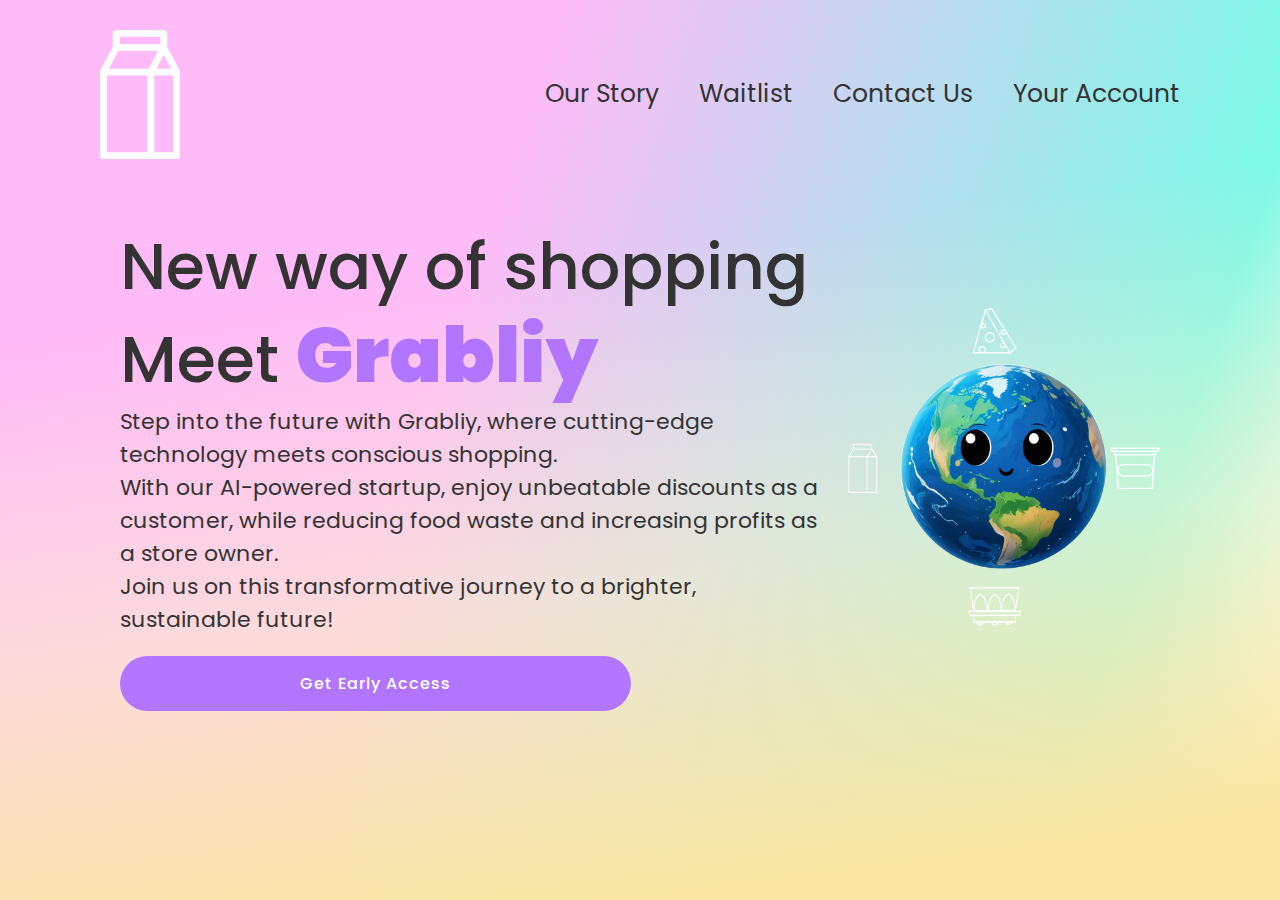
<file: index.html>
<html lang="en">
<head>
    <!-- Google tag (gtag.js) -->
    <script async src="https://www.googletagmanager.com/gtag/js?id=G-8VG0LVD9ZP"></script>
    <script>
      window.dataLayer = window.dataLayer || [];
      function gtag(){dataLayer.push(arguments);}
      gtag('js', new Date());
      gtag('config', 'G-8VG0LVD9ZP');
    </script>
    <meta charset="UTF-8">
    <meta name="viewport" content="width=device-width, initial-scale=1.0">
    <meta http-equiv="X-UA-Compatible" content="IE=edge">
    <title>Grabliy</title>
    <link rel="stylesheet" href="style.css">
    <link rel="apple-touch-icon" sizes="180x180" href="/apple-touch-icon.png">
    <link rel="icon" type="image/png" sizes="32x32" href="/favicon-32x32.png">  
    <link rel="icon" type="image/png" sizes="16x16" href="/favicon-16x16.png">
    <link rel="manifest" href="/site.webmanifest">
    <link rel="mask-icon" href="/safari-pinned-tab.svg" color="#5bbad5">
    <meta name="msapplication-TileColor" content="#da532c">
    <meta name="theme-color" content="#ffffff">
    <style>
        body {
            overflow-x: hidden;
        }

        .content {
            margin-top: 3%;
            padding-top: 100px;
            display: flex;
            justify-content: space-between;
            align-items: center;
            position: relative;
            flex-wrap: wrap;
            padding: 20px;
        }

        /* Container for Earth and Orbit */
        .earth-orbit-container {
            position: relative;
            width: 30%;
            height: auto;
            display: flex;
            justify-content: center;
            align-items: center;
            
        }

        /* Earth Image */
        #earth {
            width: 100%;
            height: auto;
            z-index: 1;
        }

        /* Orbiting Item Image */
        .orbit-container {
            position: absolute;
            width: 100%;
            height: auto;
            animation: rotateOrbit 10s linear infinite;
            z-index: 2;
        }

        .orbit-container img {
            width: 100%;
            height: auto;
        }

        /* Rotate Animation */
        @keyframes rotateOrbit {
            from {
                transform: rotate(0deg);
            }
            to {
                transform: rotate(360deg);
            }
        }

        /* Responsive Design */
        @media (max-width: 1024px) {
            .content {
                flex-direction: column;
                align-items: center;
                padding-top: 55px;
            }

            .earth-orbit-container {
                width: 35%;
                margin-top: 20px;
            }
        }

        @media (max-width: 768px) {
            .content {
                flex-direction: column;
                align-items: center;
                padding-top: 55px;
            }
            .earth-orbit-container {
                width: 40%;
                margin-top: 20px;
            }
            .orbit-container {
                display: none;
            }
        }

        @media (max-width: 480px) {
            .content {
                flex-direction: column;
                align-items: center;
                padding-top: 55px;
            }
            .earth-orbit-container {
                width: 50%;
                margin-top: 20px;
            }
            /* Hide orbit image on mobile screens */
            .orbit-container {
                display: none;
            }
        }
    </style>
</head>
<body>

    <section>
        <header>
            <a href="index.html"><img src="logo.png" class="logo"></a>
            <div class="toggle" onclick="toggleMenu();"></div>
            <ul class="navigation">
                <li><a href="Our Story.html">Our Story</a></li>
                <li><a href="Waitlist.html">Waitlist</a></li> 
                <li><a href="Contact Us.html">Contact Us</a></li>
                <li><a href="VendorLogIn/login.html">Your Account</a></li>
            </ul>
        </header>

        <div class="content">
            <div class="textBox">
                <h2>New way of shopping <br> Meet <span>Grabliy</span></h2>
                <p>Step into the future with Grabliy, where cutting-edge technology meets conscious shopping.<br> 
                With our AI-powered startup, enjoy unbeatable discounts as a customer, while reducing food waste and 
                increasing profits as a store owner.<br> Join us on this transformative journey to a brighter, sustainable future!</p>
                <a href="Waitlist.html">Get Early Access</a>
            </div>

            <!-- Container for Earth and Orbit -->
            <div class="earth-orbit-container">
                <img id="earth" src="earth.png" alt="earth-pic">
                <div class="orbit-container">
                    <img src="orbit.png" alt="orbit-img">
                </div>
            </div>
        </div> 
    </section>

    <script type="text/javascript">    
        function toggleMenu(){
            var menuToggle = document.querySelector('.toggle')
            var navigation = document.querySelector('.navigation')
            menuToggle.classList.toggle('active')
            navigation.classList.toggle('active')
        }
    </script>

</body>
</html>
</file>
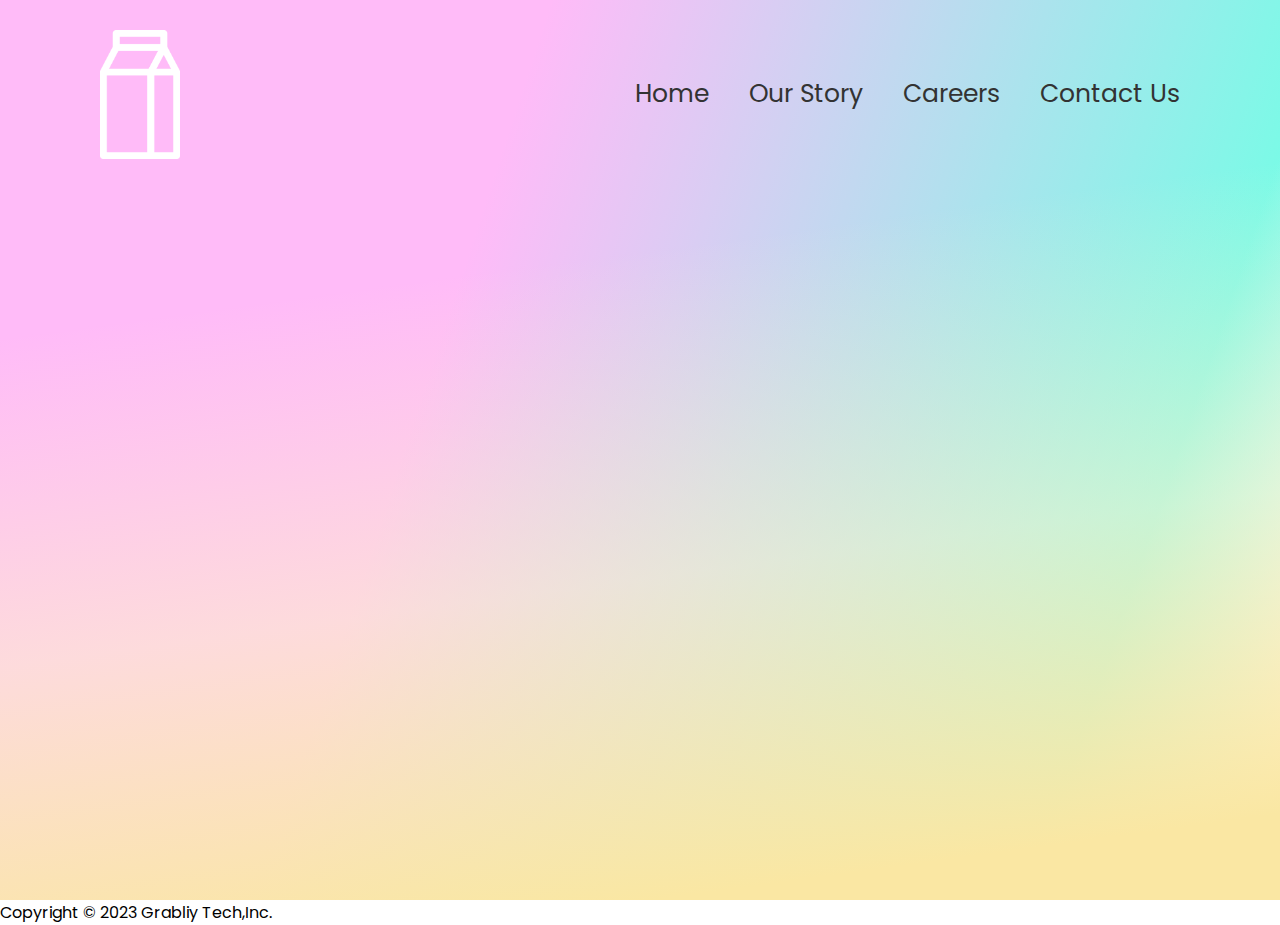
<file: Careers.html>
<html lang="en">
<head>
    <meta charset="UTF-8">
    <meta name="viewport" content="width=device-width, initial-scale=1.0">
    <meta http-equiv="X-UA-Compatible" content="IE=edge">
    <meta name="viewport" content="width=device-width, initial-scale=1.0">
    <title>Grabliy</title>
    <link rel="stylesheet" href="style.css">
    <link rel="apple-touch-icon" sizes="180x180" href="/apple-touch-icon.png">
    <link rel="icon" type="image/png" sizes="32x32" href="/favicon-32x32.png">
    <link rel="icon" type="image/png" sizes="16x16" href="/favicon-16x16.png">
    <link rel="manifest" href="/site.webmanifest">
    <link rel="mask-icon" href="/safari-pinned-tab.svg" color="#5bbad5">
    <meta name="msapplication-TileColor" content="#da532c">
    <meta name="theme-color" content="#ffffff">
    <meta name="viewport" content="width=device-width, initial-scale=1.0,  maximum-scale=1.0, user-scalable=no" />
</head>
<body>
    <section>
        <header>
        <a href="index.html"><img src="logo.png" class="logo"></a>
        <div class="toggle" onclick="toggleMenu();"></div>
        <ul class="navigation">
            <li><a href="index.html">Home</a></li>
            <li><a href="Our Story.html">Our Story</a></li>
            <li><a href="Careers.html">Careers</a></li>
            <!-- <li><a href="Redeem.html">Redeem</a></li> -->
            <li><a href="Contact Us.html">Contact Us</a></li>
        </ul>
        </header>
  

  </div>
 

 </section>
<footer>
    <p>Copyright © 2023 Grabliy Tech,Inc.<br>
    </p>
  </footer>
  
 <script type="text/javascript"> 
    function imgSlider(anything){
        document.querySelector('.starbucks').src = anything;
    }  
    function toggleMenu(){
        var menuToggle = document.querySelector('.toggle')
        var navigation = document.querySelector('.navigation')
        menuToggle.classList.toggle('active')
        navigation.classList.toggle('active')
    
    }
</script>
</body>
</html>
</file>
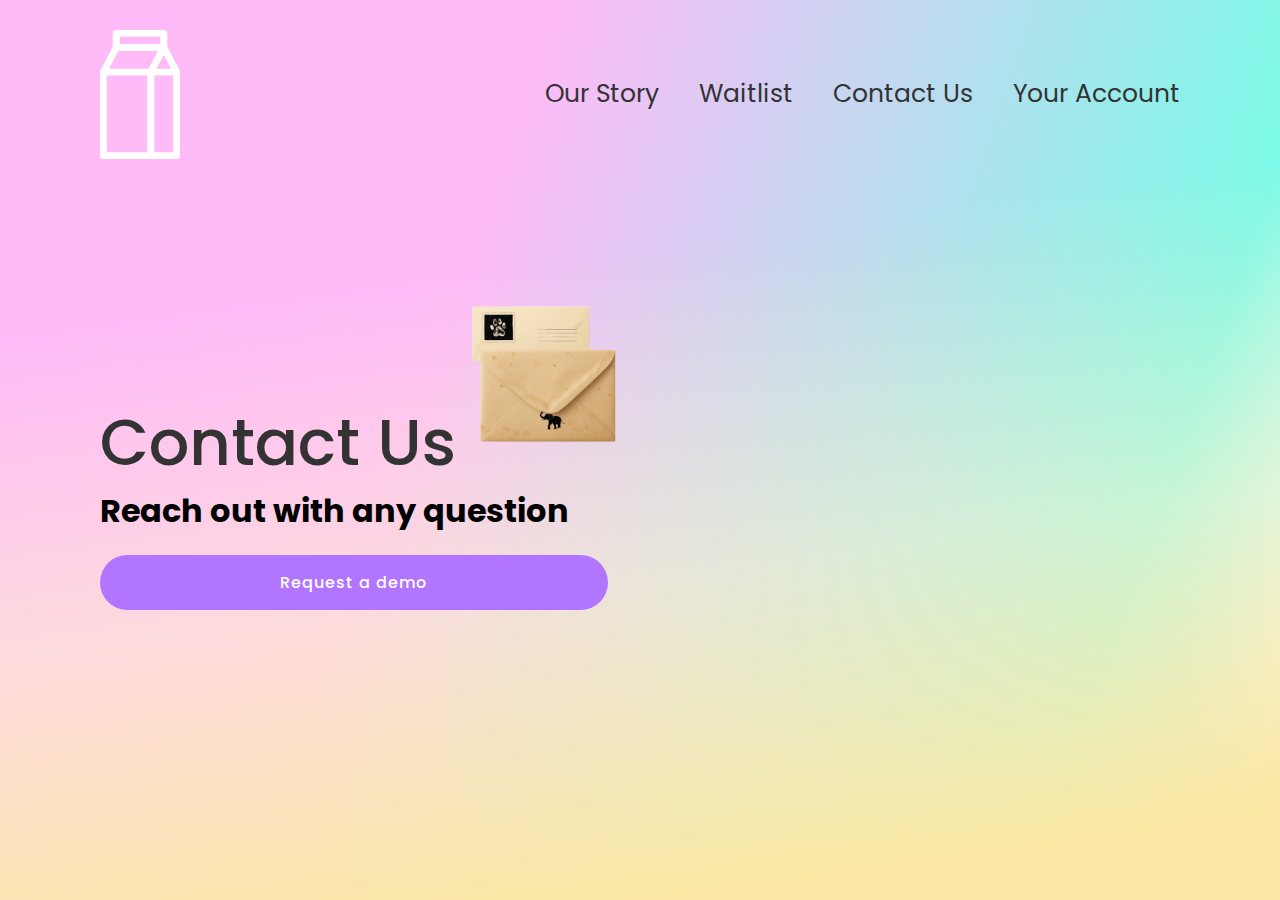
<file: Contact Us.html>
<html lang="en">
<head>
      <!-- Google tag (gtag.js) -->
<script async src="https://www.googletagmanager.com/gtag/js?id=G-8VG0LVD9ZP"></script>
<script>
  window.dataLayer = window.dataLayer || [];
  function gtag(){dataLayer.push(arguments);}
  gtag('js', new Date());

  gtag('config', 'G-8VG0LVD9ZP');
</script>
    <meta charset="UTF-8">
    <meta name="viewport" content="width=device-width, initial-scale=1.0">
    <meta http-equiv="X-UA-Compatible" content="IE=edge">
    <meta name="viewport" content="width=device-width, initial-scale=1.0">
    <title>Grabliy</title>
    <link rel="stylesheet" href="style.css">
    <link rel="apple-touch-icon" sizes="180x180" href="/apple-touch-icon.png">
    <link rel="icon" type="image/png" sizes="32x32" href="/favicon-32x32.png">
    <link rel="icon" type="image/png" sizes="16x16" href="/favicon-16x16.png">
    <link rel="manifest" href="/site.webmanifest">
    <link rel="mask-icon" href="/safari-pinned-tab.svg" color="#5bbad5">
    <meta name="msapplication-TileColor" content="#da532c">
    <meta name="theme-color" content="#ffffff">
    <meta name="viewport" content="width=device-width, initial-scale=1.0,  maximum-scale=1.0, user-scalable=no" />
    <style>
        #letter{
            width: 25%;
        }
    </style>
</head>
  
<body>
    <section>
        <header>
        <a href="index.html"><img src="logo.png" class="logo"></a>
        <div class="toggle" onclick="toggleMenu();"></div>
        <ul class="navigation">
              <!-- <li><a href="index.html">Home</a></li> -->
            <li><a href="Our Story.html">Our Story</a></li>
             <li><a href="Waitlist.html">Waitlist</a></li> 
            <!-- <li><a href="Redeem.html">Redeem</a></li> -->
            <li><a href="Contact Us.html">Contact Us</a></li>
            <li><a href="VendorLogIn/login.html">Your Account</a></li>
        </ul>
        </header>
  
        <div class="content">
            <div class="textBox">
                <h2>Contact Us<img id="letter" src="letter.png" alt="letter"></h2>
        
                <h1>Reach out with any question</h1>
        
                <!-- Use mailto to link to your Gmail -->
                <a id="demo" href="mailto:tomer.biton98@gmail.com">Request a demo</a>
            </div>
        </div>
 

 </section>

  
 <script type="text/javascript"> 
    function imgSlider(anything){
        document.querySelector('.info').src = anything;
    }  
    function toggleMenu(){
        var menuToggle = document.querySelector('.toggle')
        var navigation = document.querySelector('.navigation')
        menuToggle.classList.toggle('active')
        navigation.classList.toggle('active')
    
    }
</script>
</body>
</html>
</file>
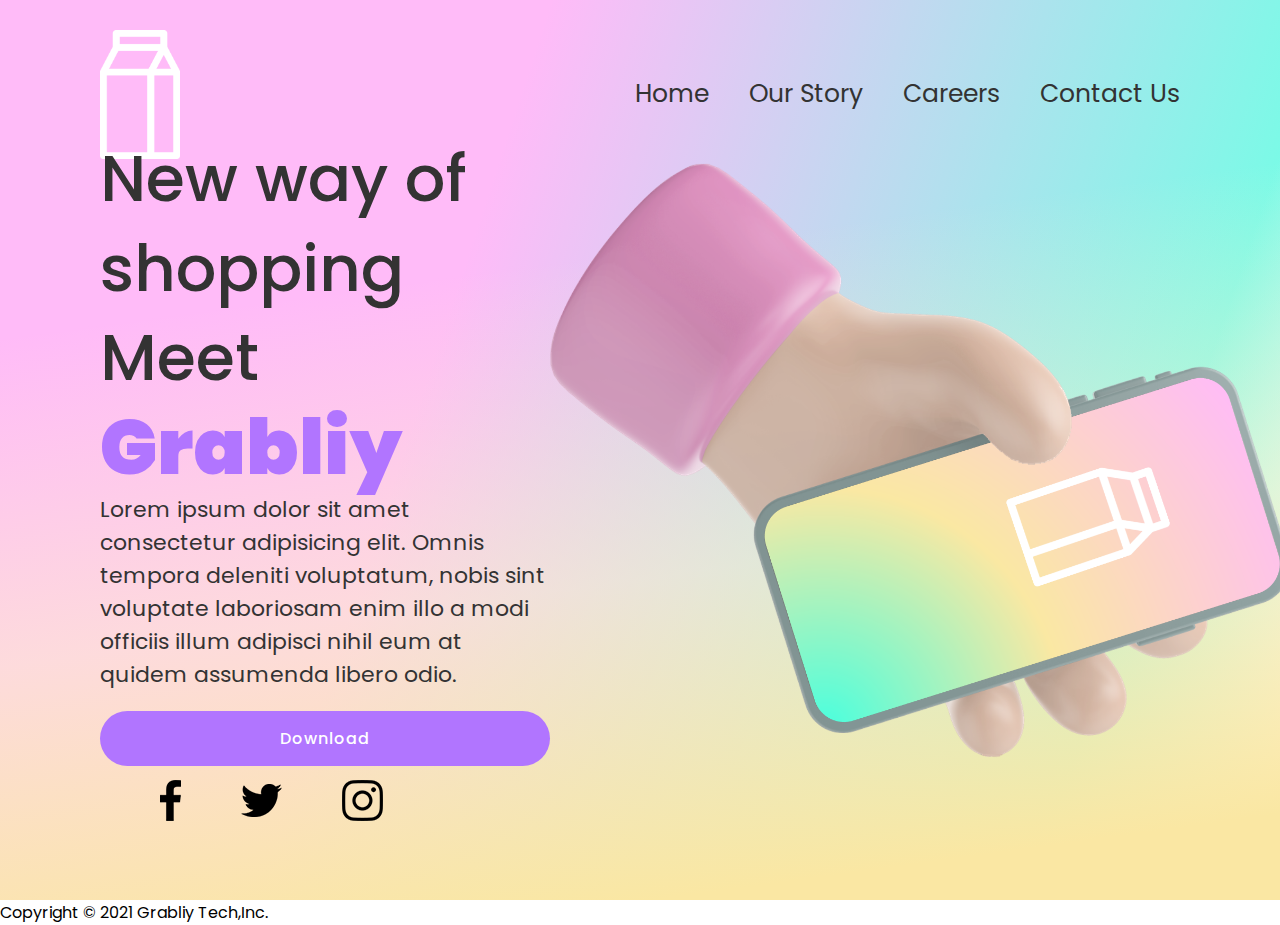
<file: grabliy.html>
<html lang="en">
<head>
    <meta charset="UTF-8">
    <meta name="viewport" content="width=device-width, initial-scale=1.0">
    <meta http-equiv="X-UA-Compatible" content="IE=edge">
    <meta name="viewport" content="width=device-width, initial-scale=1.0">
    <title>Grabliy</title>
    <link rel="stylesheet" href="style.css">
    <link rel="apple-touch-icon" sizes="180x180" href="/apple-touch-icon.png">
    <link rel="icon" type="image/png" sizes="32x32" href="/favicon-32x32.png">
    <link rel="icon" type="image/png" sizes="16x16" href="/favicon-16x16.png">
    <link rel="manifest" href="/site.webmanifest">
    <link rel="mask-icon" href="/safari-pinned-tab.svg" color="#5bbad5">
    <meta name="msapplication-TileColor" content="#da532c">
    <meta name="theme-color" content="#ffffff">
</head>

<body>

    <section>

        <header>
        <a href="index.html"><img src="logo.png" class="logo"></a>
        <div class="toggle" onclick="toggleMenu();"></div>
        <ul class="navigation">
            <li><a href="index.html">Home</a></li>
            <li><a href="Our Story.html">Our Story</a></li>
            <li><a href="Careers.html">Careers</a></li>
            <li><a href="Contact Us.html">Contact Us</a></li>
        </ul>
        </header>

        <div class="content">
            <div class="textBox">
                <h2>New way of shopping <br> Meet <span>Grabliy</span></h2>
                <p>Lorem ipsum dolor sit amet consectetur adipisicing elit. Omnis tempora deleniti voluptatum, nobis sint voluptate laboriosam enim illo a modi officiis illum adipisci nihil eum at quidem assumenda libero odio.</p>
                <a href="#">Download</a>
                
            </div><ul class="sci">
                <li><a href="#"><img src="facebook.png" ></a></li>
                <li><a href="#"><img src="twitter.png" ></a></li>
                <li><a href="#"><img src="instagram.png" ></a></li>
            </ul>
        <div class="imgBox">
        <img src="img1.png" class="info"> 
        </div>
        </div>
        </ul>

 </section>
<footer>
    <p>Copyright © 2021 Grabliy Tech,Inc.<br>
    </p>
  </footer>
  
 <script type="text/javascript"> 
    function imgSlider(anything){
        document.querySelector('.info').src = anything;
    }  
    function toggleMenu(){
        var menuToggle = document.querySelector('.toggle')
        var navigation = document.querySelector('.navigation')
        menuToggle.classList.toggle('active')
        navigation.classList.toggle('active')
    
    }
</script>

</body>
</html>
</file>
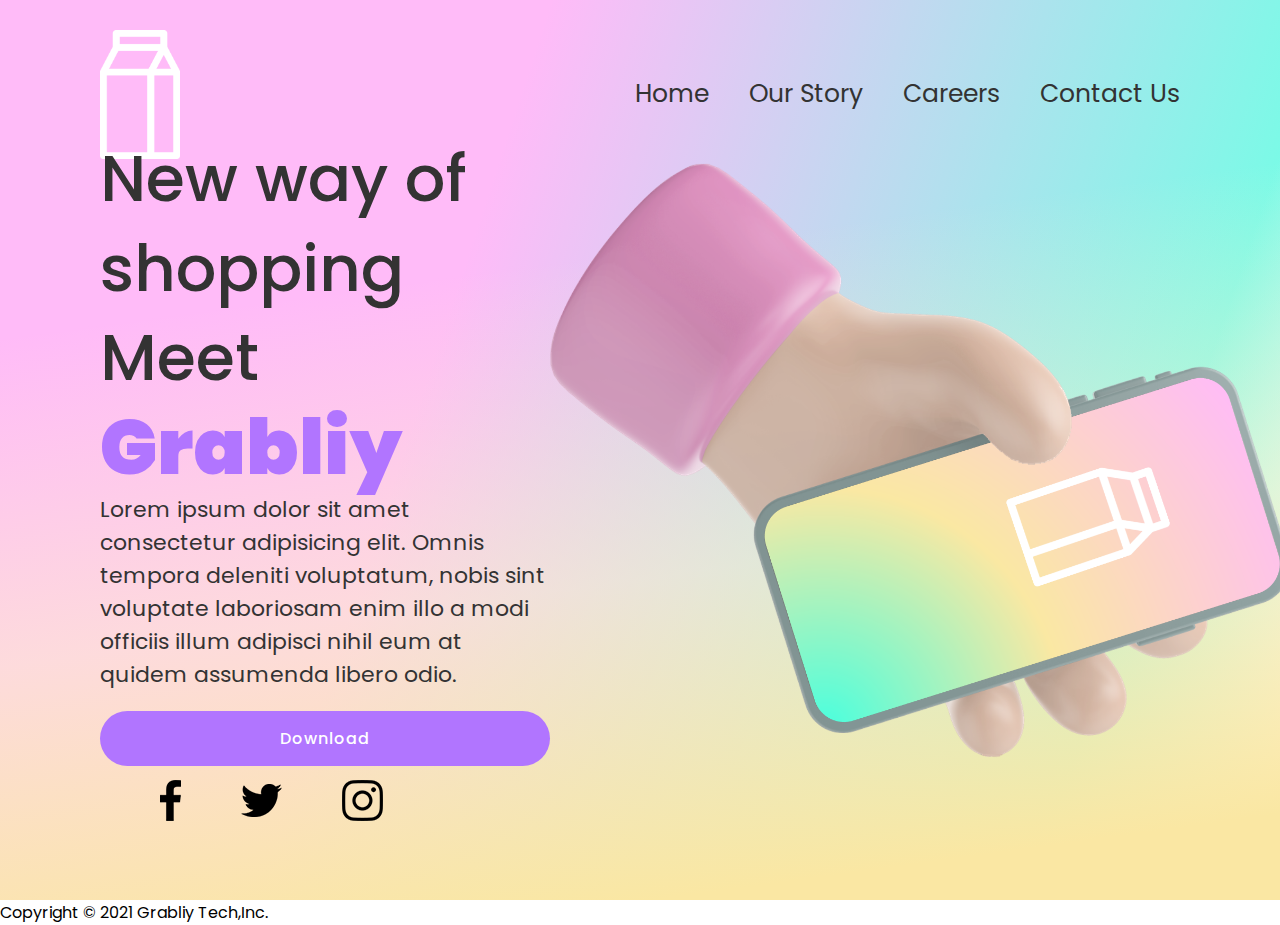
<file: Grabliy.html>
<html lang="en">
<head>
    <meta charset="UTF-8">
    <meta name="viewport" content="width=device-width, initial-scale=1.0">
    <meta http-equiv="X-UA-Compatible" content="IE=edge">
    <meta name="viewport" content="width=device-width, initial-scale=1.0">
    <title>Grabliy</title>
    <link rel="stylesheet" href="style.css">
    <link rel="apple-touch-icon" sizes="180x180" href="/apple-touch-icon.png">
    <link rel="icon" type="image/png" sizes="32x32" href="/favicon-32x32.png">  
    <link rel="icon" type="image/png" sizes="16x16" href="/favicon-16x16.png">
    <link rel="manifest" href="/site.webmanifest">
    <link rel="mask-icon" href="/safari-pinned-tab.svg" color="#5bbad5">
    <meta name="msapplication-TileColor" content="#da532c">
    <meta name="theme-color" content="#ffffff">
    <meta name="viewport" content="width=device-width, initial-scale=1.0, maximum-scale=1.0, user-scalable=no" />
</head>

<body>

    <section>

        <header>
            
        <a href="Grabliy.html"><img src="logo.png" class="logo"></a>
        <div class="toggle" onclick="toggleMenu();"></div>
        <ul class="navigation">
            <li><a href="Grabliy.html">Home</a></li>
            <li><a href="Our Story.html">Our Story</a></li>
            <li><a href="Careers.html">Careers</a></li>
            <li><a href="Contact Us.html">Contact Us</a></li>
        </ul>
        </header>

        <div class="content">
            <div class="textBox">
                <h2>New way of shopping <br> Meet <span>Grabliy</span></h2>
                <p>Lorem ipsum dolor sit amet consectetur adipisicing elit. Omnis tempora deleniti voluptatum, nobis sint voluptate laboriosam enim illo a modi officiis illum adipisci nihil eum at quidem assumenda libero odio.</p>
                <a href="#">Download</a>
                
            </div><ul class="sci">
                <li><a href="#"><img src="facebook.png" ></a></li>
                <li><a href="#"><img src="twitter.png" ></a></li>
                <li><a href="#"><img src="instagram.png" ></a></li>
            </ul>
        <div class="imgBox">
        <img src="img1.png" class="info"> 
        </div>
        </div>
        </ul>

 </section>
<footer>
    <p>Copyright © 2021 Grabliy Tech,Inc.<br>
    </p>
  </footer>
  
 <script type="text/javascript"> 
    function imgSlider(anything){
        document.querySelector('.info').src = anything;
    }  
    function toggleMenu(){
        var menuToggle = document.querySelector('.toggle')
        var navigation = document.querySelector('.navigation')
        menuToggle.classList.toggle('active')
        navigation.classList.toggle('active')
    
    }
</script>

</body>
</html>
</file>
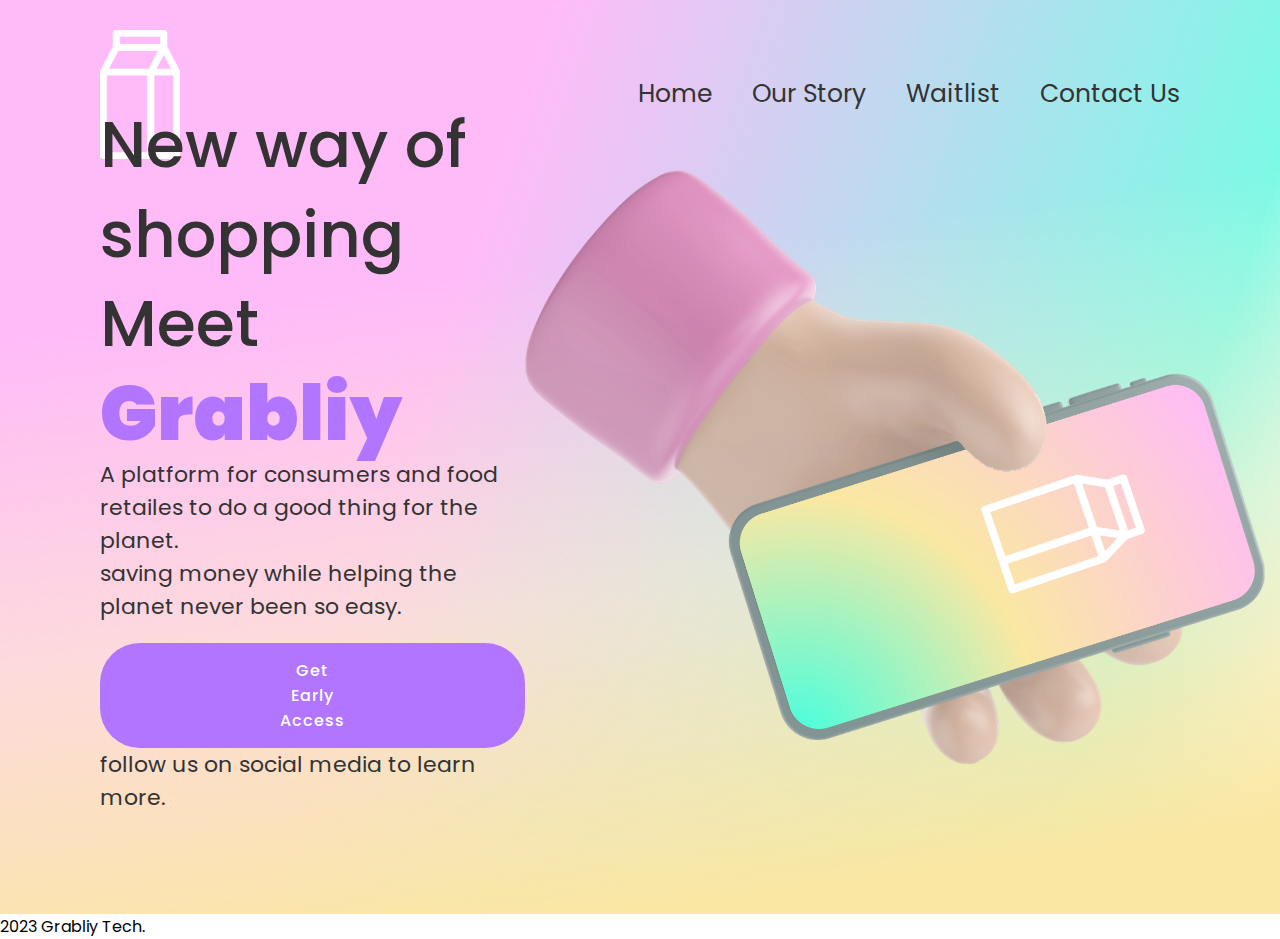
<file: Home.html>
<html lang="en">
<head>
    <meta charset="UTF-8">
    <meta name="viewport" content="width=device-width, initial-scale=1.0">
    <meta http-equiv="X-UA-Compatible" content="IE=edge">
    <meta name="viewport" content="width=device-width, initial-scale=1.0">
    <title>Grabliy</title>
    <link rel="stylesheet" href="style.css">
    <link rel="apple-touch-icon" sizes="180x180" href="/apple-touch-icon.png">
    <link rel="icon" type="image/png" sizes="32x32" href="/favicon-32x32.png">  
    <link rel="icon" type="image/png" sizes="16x16" href="/favicon-16x16.png">
    <link rel="manifest" href="/site.webmanifest">
    <link rel="mask-icon" href="/safari-pinned-tab.svg" color="#5bbad5">
    <meta name="msapplication-TileColor" content="#da532c">
    <meta name="theme-color" content="#ffffff">
    <meta name="viewport" content="width=device-width, initial-scale=1.0, maximum-scale=1.0, user-scalable=no" />
</head>

<body>

    <section>

        <header>
            
        <a href="Home.html"><img src="logo.png" class="logo"></a>
        <div class="toggle" onclick="toggleMenu();"></div>
        <ul class="navigation">
           <li><a href="Home.html">Home</a></li>
            <li><a href="Our Story.html">Our Story</a></li>
            <li><a href="Waitlist.html">Waitlist</a></li> 
            <!-- <li><a href="Redeem.html">Redeem</a></li> -->
            <li><a href="Contact Us.html">Contact Us</a></li>
        </ul>
        </header>

        <div class="content">
            <div class="textBox">
                <h2>New way of shopping <br> Meet <span>Grabliy</span></h2>
                <p>A platform for consumers and food retailes to do a good thing for the planet. <br>
                    saving money while helping the planet never been so easy.</p>
                <a href="Waitlist.html">Get Early Access</a>
                
                
                    <p>follow us on social media to learn more.</p>
            </div><ul class="sci">
                <!--<li><a href="#"><img src="facebook.png" ></a></li>
                <li><a href="#"><img src="twitter.png" ></a></li>
                <li><a href="https://www.instagram.com/official_grabliy/"><img src="instagram.png" ></a></li>-->
            </ul>
        <div class="imgBox">
        <img src="img1.png" class="info"> 
        </div>
        </div>
        </ul>

 </section>
<footer>
    <p>2023 Grabliy Tech.<br>
    </p>
  </footer>
  
 <script type="text/javascript"> 
    function imgSlider(anything){
        document.querySelector('.info').src = anything;
    }  
    function toggleMenu(){
        var menuToggle = document.querySelector('.toggle')
        var navigation = document.querySelector('.navigation')
        menuToggle.classList.toggle('active')
        navigation.classList.toggle('active')
    
    }
</script>

</body>
</html>
</file>
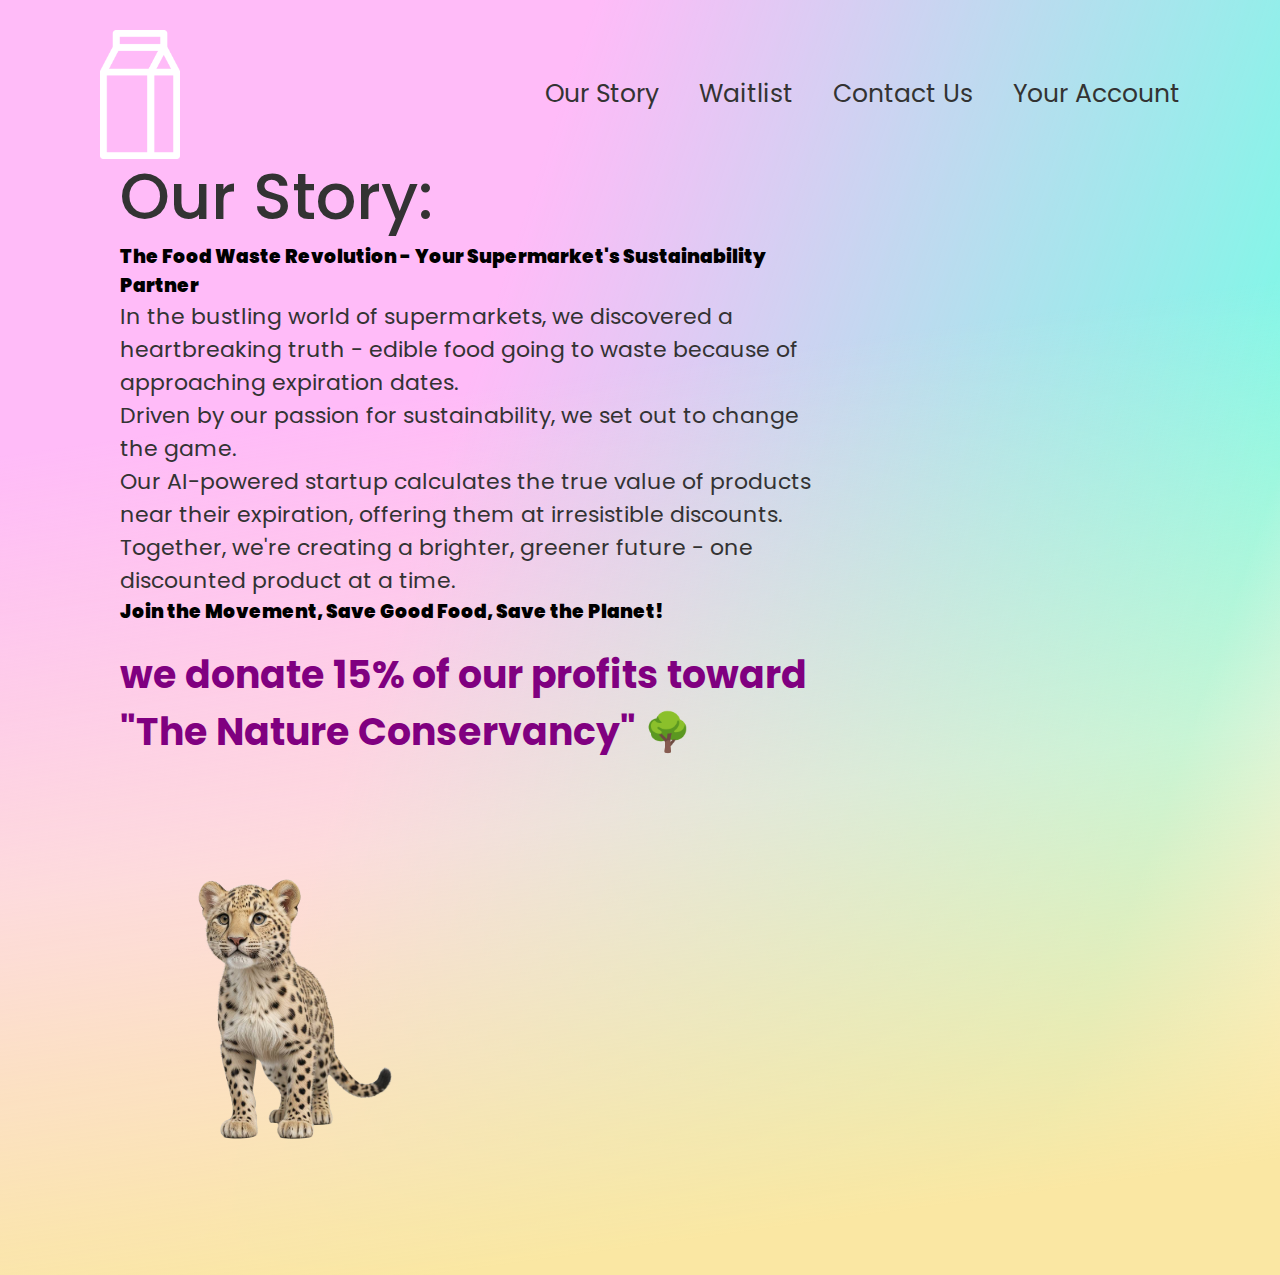
<file: Our Story.html>
<html lang="en">
<head>
      <!-- Google tag (gtag.js) -->
<script async src="https://www.googletagmanager.com/gtag/js?id=G-8VG0LVD9ZP"></script>
<script>
  window.dataLayer = window.dataLayer || [];
  function gtag(){dataLayer.push(arguments);}
  gtag('js', new Date());

  gtag('config', 'G-8VG0LVD9ZP');
</script>
    <meta charset="UTF-8">
    <meta name="viewport" content="width=device-width, initial-scale=1.0">
    <meta http-equiv="X-UA-Compatible" content="IE=edge">
    <meta name="viewport" content="width=device-width, initial-scale=1.0">
    <title>Grabliy</title>
    <link rel="stylesheet" href="style.css">
    <link rel="apple-touch-icon" sizes="180x180" href="/apple-touch-icon.png">
    <link rel="icon" type="image/png" sizes="32x32" href="/favicon-32x32.png">
    <link rel="icon" type="image/png" sizes="16x16" href="/favicon-16x16.png">
    <link rel="manifest" href="/site.webmanifest">
    <link rel="mask-icon" href="/safari-pinned-tab.svg" color="#5bbad5">
    <meta name="msapplication-TileColor" content="#da532c">
    <meta name="theme-color" content="#ffffff">
    <meta name="viewport" content="width=device-width, initial-scale=1.0,  maximum-scale=1.0, user-scalable=no" />
     <style>
        /* Styles for header, navigation, and other elements... */

        .content {
            padding-top: 50px; /* Add padding to the top of the content */
            margin-top: 3%;
            padding-top: 100px;
            display: flex;
            justify-content: space-between;
            align-items: center;
            position: relative;
            flex-wrap: wrap;
            padding: 20px;
       
        }

        #leopard {
            width: 28%;
            z-index: 1;
            margin-top: 10%;
            margin-right: 10%;
        }

        #code {
            font-size: 4.2vh; 
            text-align: left;
            margin-top: 20px;
            color:  purple;
            font-weight: bold;
        }

        @media (max-width: 1024px) {
            .content {
                flex-direction: column;
                align-items: center;
                padding-top: 55px;
            }
            #leopard{
                width: 28%;
            }
            
        }

        @media (max-width: 768px) {
            .content {
                flex-direction: column;
                align-items: center;
                padding-top: 55px;
            }
            #leopard{
                display: none;
            }
        }

        @media (max-width: 480px) {
            .content {
                flex-direction: column;
                align-items: center;
                padding-top: 55px;
            }
            #leopard{
                display: none;
            }
        }
    </style>
</head>
  
<body>
    <section>
        <header>
        <a href="index.html"><img src="logo.png" class="logo"></a>
        <div class="toggle" onclick="toggleMenu();"></div>
        <ul class="navigation">
             <!-- <li><a href="index.html">Home</a></li> -->
            <li><a href="Our Story.html">Our Story</a></li>
             <li><a href="Waitlist.html">Waitlist</a></li> 
            <!-- <li><a href="Redeem.html">Redeem</a></li> -->
            <li><a href="Contact Us.html">Contact Us</a></li>
            <li><a href="VendorLogIn/login.html">Your Account</a></li>
        </ul>
        </header>

    
 <div class="content">
            <div class="textBox">

                    <h2>Our Story:</h2> <h3><strong>The Food Waste Revolution - Your Supermarket's Sustainability Partner</strong></h3>

                    <p>In the bustling world of supermarkets, we discovered a heartbreaking truth - edible food 
                    going to waste because of approaching expiration dates.<br> Driven by our passion for 
                    sustainability, we set out to change the game.<br> Our AI-powered startup calculates the true 
                    value of products near their expiration, offering them at irresistible discounts.<br> Together,
                    we're creating a brighter, greener future - one discounted product at a time.</p>

                    <h3><strong>Join the Movement, Save Good Food, Save the Planet!</strong></h3>
                    <p id="code">we donate 15% of our profits toward <br>"The Nature Conservancy" 🌳</p>
        </div>

        <img id="leopard" src="leopard.png" alt="leopard-pic">

  </div>
  

 </section>

 <script type="text/javascript"> 
    function imgSlider(anything){
        document.querySelector('.info').src = anything;
    }  
    function toggleMenu(){
        var menuToggle = document.querySelector('.toggle')
        var navigation = document.querySelector('.navigation')
        menuToggle.classList.toggle('active')
        navigation.classList.toggle('active')
    
    }
</script>
</body>
</html>
</file>
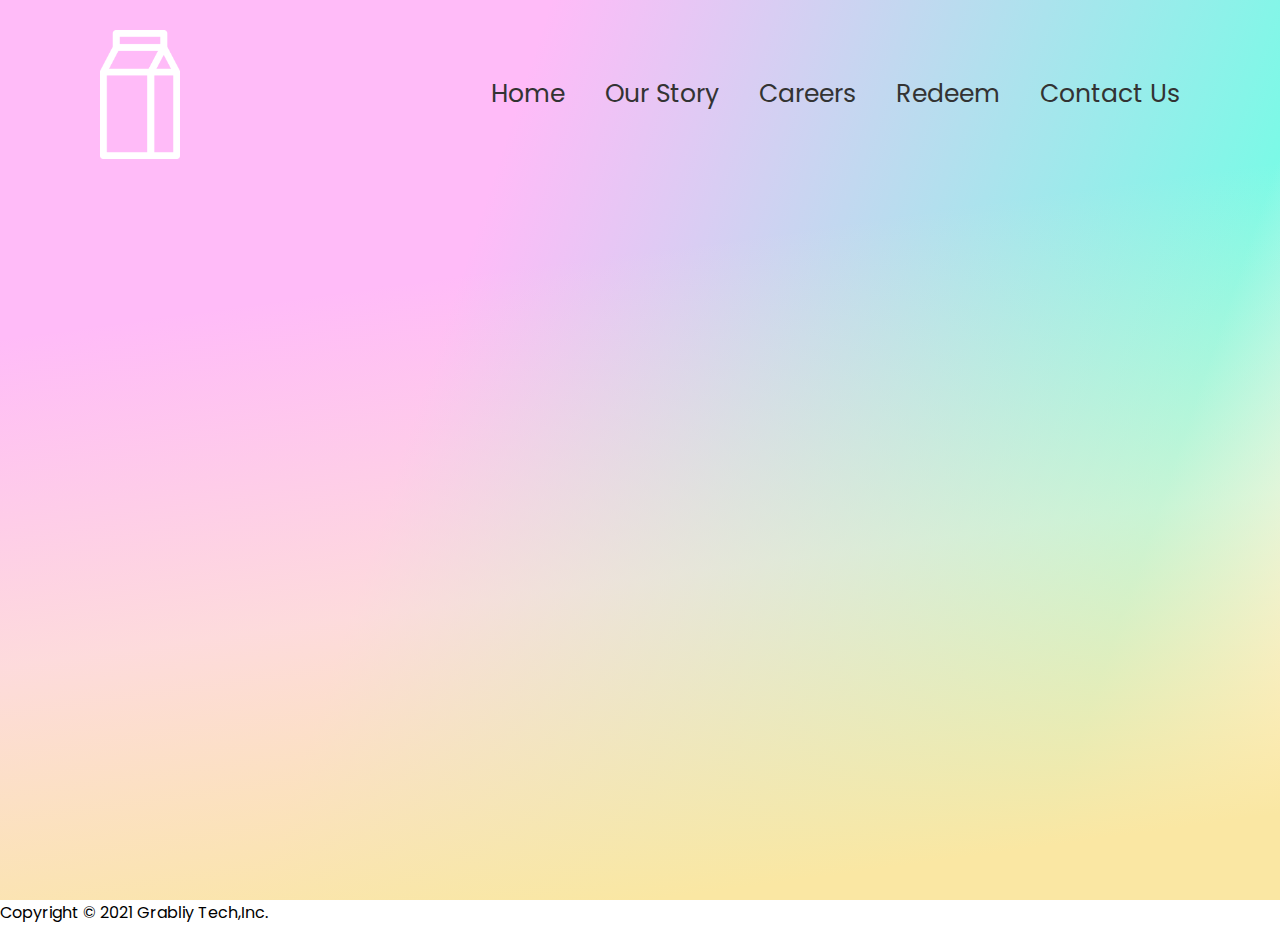
<file: redeem.html>
<html lang="en">
<head>
    <meta charset="UTF-8">
    <meta name="viewport" content="width=device-width, initial-scale=1.0">
    <meta http-equiv="X-UA-Compatible" content="IE=edge">
    <meta name="viewport" content="width=device-width, initial-scale=1.0">
    <title>Grabliy</title>
    <link rel="stylesheet" href="style.css">
    <link rel="apple-touch-icon" sizes="180x180" href="/apple-touch-icon.png">
    <link rel="icon" type="image/png" sizes="32x32" href="/favicon-32x32.png">
    <link rel="icon" type="image/png" sizes="16x16" href="/favicon-16x16.png">
    <link rel="manifest" href="/site.webmanifest">
    <link rel="mask-icon" href="/safari-pinned-tab.svg" color="#5bbad5">
    <meta name="msapplication-TileColor" content="#da532c">
    <meta name="theme-color" content="#ffffff">
    <meta name="viewport" content="width=device-width, initial-scale=1.0,  maximum-scale=1.0, user-scalable=no" />
</head>
<body>
    <section>
        <header>
        <a href="index.html"><img src="logo.png" class="logo"></a>
        <div class="toggle" onclick="toggleMenu();"></div>
        <ul class="navigation">
            <li><a href="index.html">Home</a></li>
            <li><a href="Our Story.html">Our Story</a></li>
            <li><a href="Careers.html">Careers</a></li>
            <li><a href="Redeem.html">Redeem</a></li>
            <li><a href="Contact Us.html">Contact Us</a></li>
        </ul>
        </header>
  

  </div>
 

 </section>
<footer>
    <p>Copyright © 2021 Grabliy Tech,Inc.<br>
    </p>
  </footer>
  
 <script type="text/javascript"> 
    function imgSlider(anything){
        document.querySelector('.starbucks').src = anything;
    }  
    function toggleMenu(){
        var menuToggle = document.querySelector('.toggle')
        var navigation = document.querySelector('.navigation')
        menuToggle.classList.toggle('active')
        navigation.classList.toggle('active')
    
    }
</script>
</body>
</html>
</file>
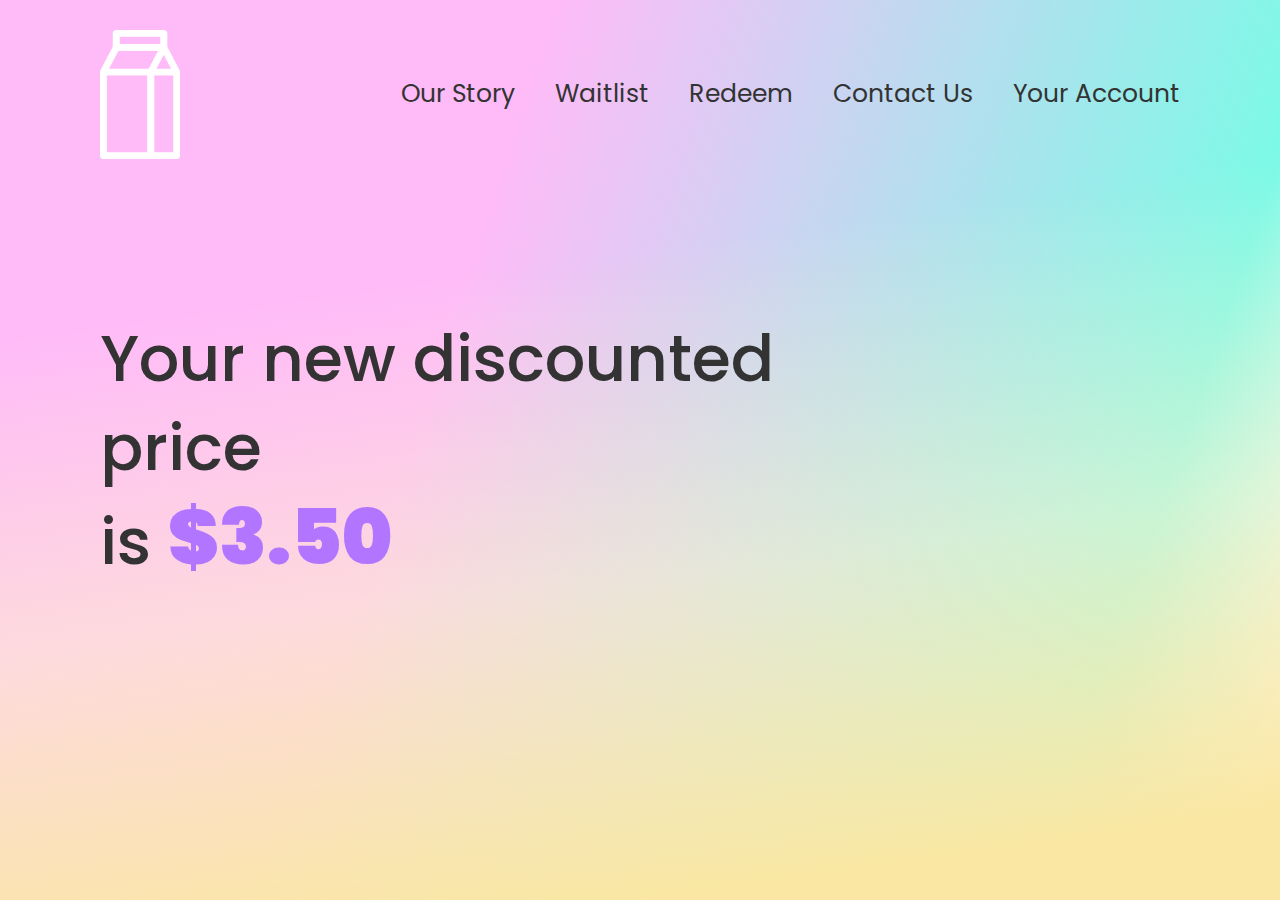
<file: Redeem.html>
<html lang="en">
<head>
      <!-- Google tag (gtag.js) -->
<script async src="https://www.googletagmanager.com/gtag/js?id=G-8VG0LVD9ZP"></script>
<script>
  window.dataLayer = window.dataLayer || [];
  function gtag(){dataLayer.push(arguments);}
  gtag('js', new Date());

  gtag('config', 'G-8VG0LVD9ZP');
</script>
    <meta charset="UTF-8">
    <meta name="viewport" content="width=device-width, initial-scale=1.0">
    <meta http-equiv="X-UA-Compatible" content="IE=edge">
    <meta name="viewport" content="width=device-width, initial-scale=1.0">
    <title>Grabliy</title>
    <link rel="stylesheet" href="style.css">
    <link rel="apple-touch-icon" sizes="180x180" href="/apple-touch-icon.png">
    <link rel="icon" type="image/png" sizes="32x32" href="/favicon-32x32.png">
    <link rel="icon" type="image/png" sizes="16x16" href="/favicon-16x16.png">
    <link rel="manifest" href="/site.webmanifest">
    <link rel="mask-icon" href="/safari-pinned-tab.svg" color="#5bbad5">
    <meta name="msapplication-TileColor" content="#da532c">
    <meta name="theme-color" content="#ffffff">
    <meta name="viewport" content="width=device-width, initial-scale=1.0,  maximum-scale=1.0, user-scalable=no" />
</head>
  
<body>
    <section>
        <header>
        <a href="index.html"><img src="logo.png" class="logo"></a>
        <div class="toggle" onclick="toggleMenu();"></div>
        <ul class="navigation">
             <!-- <li><a href="index.html">Home</a></li> -->
            <li><a href="Our Story.html">Our Story</a></li>
             <li><a href="Waitlist.html">Waitlist</a></li>
            <li><a href="Redeem.html">Redeem</a></li>
            <li><a href="Contact Us.html">Contact Us</a></li>
            <li><a href="VendorLogIn/login.html">Your Account</a></li>
        </ul>
        </header>
     <div class="content">
            <div class="textBox">
                <h2>Your new discounted price <br> is <span>$3.50</span></h2>
                    

            </div>
     </div>

 </section>

  
 <script type="text/javascript"> 
    function imgSlider(anything){
        document.querySelector('.info').src = anything;
    }  
    function toggleMenu(){
        var menuToggle = document.querySelector('.toggle')
        var navigation = document.querySelector('.navigation')
        menuToggle.classList.toggle('active')
        navigation.classList.toggle('active')
    
    }
</script>
</body>
</html>
</file>
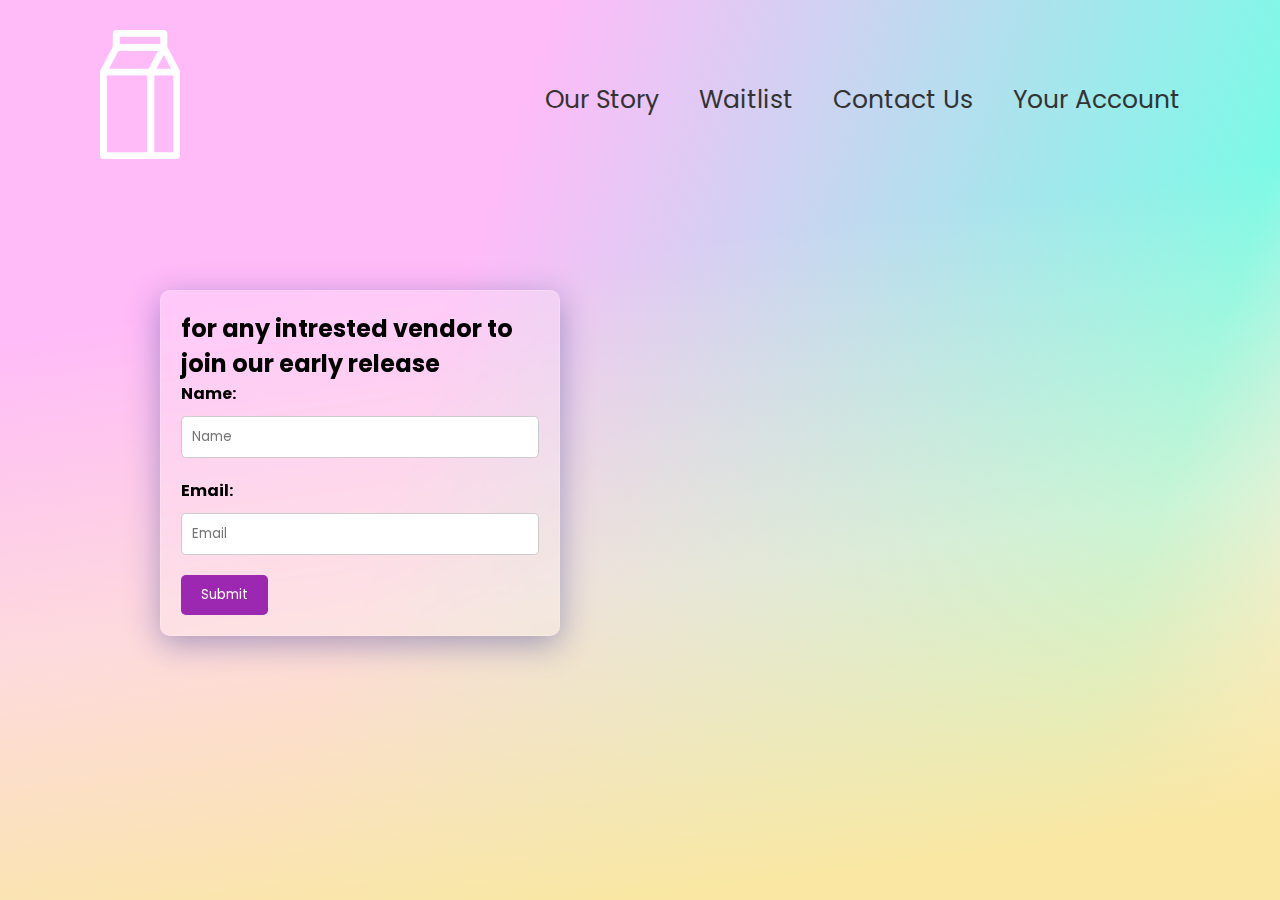
<file: Waitlist.html>
<!DOCTYPE html>
<html lang="en">
<head><!-- Google tag (gtag.js) -->
<script async src="https://www.googletagmanager.com/gtag/js?id=G-8VG0LVD9ZP"></script>
<script>
  window.dataLayer = window.dataLayer || [];
  function gtag(){dataLayer.push(arguments);}
  gtag('js', new Date());

  gtag('config', 'G-8VG0LVD9ZP');
</script>
    <meta charset="UTF-8">
    <meta name="viewport" content="width=device-width, initial-scale=1.0">
    <meta http-equiv="X-UA-Compatible" content="IE=edge">
    <meta name="viewport" content="width=device-width, initial-scale=1.0">
    <title>Grabliy</title>
    <link rel="stylesheet" href="style.css">
    <link rel="apple-touch-icon" sizes="180x180" href="/apple-touch-icon.png">
    <link rel="icon" type="image/png" sizes="32x32" href="/favicon-32x32.png">
    <link rel="icon" type="image/png" sizes="16x16" href="/favicon-16x16.png">
    <link rel="manifest" href="/site.webmanifest">
    <link rel="mask-icon" href="/safari-pinned-tab.svg" color="#5bbad5">
    <meta name="msapplication-TileColor" content="#da532c">
    <meta name="theme-color" content="#ffffff">
    <meta name="viewport" content="width=device-width, initial-scale=1.0,  maximum-scale=1.0, user-scalable=no" />
    <style>

        .form-container {
            background-color: #f7f7f7;
            padding: 40px;
            border-radius: 10px;
            margin: 60px;
            max-width: 400px;
            box-shadow: 0 0 10px rgba(0, 0, 0, 0.1);
            margin-top: 8%;


            display: flex;
            justify-content: space-between;
            align-items: center;
            position: relative;
            flex-wrap: wrap;
            
        }

        
        .form-container label {
            display: block;
            margin-bottom: 10px;
            font-weight: bold;
        }

        .form-container input[type="text"] {
            width: 100%;
            padding: 10px;
            border: 1px solid #ccc;
            border-radius: 5px;
            margin-bottom: 20px;
        }

        .form-container input[type="submit"] {
            background-color: #5bbad5;
            color: #fff;
            padding: 10px 20px;
            border: none;
            border-radius: 5px;
            cursor: pointer;
        }

        .form-container input[type="submit"]:hover {
            background-color: #489fb5;
        }

        body {
            display: flex;
            justify-content: center;
            align-items: center;
            height: 100vh;
            background-color: #f0f0f0; /* Set a background color for better visualization */
        }

        .form-container {
            /* Glassmorphism effect */
            background: rgba(255, 255, 255, 0.2);
            backdrop-filter: blur(10px);
            border-radius: 10px;
            padding: 20px;
            box-shadow: 0 8px 32px 0 rgba(31, 38, 135, 0.37);
            backdrop-filter: blur(10px);
            border: 1px solid rgba(255, 255, 255, 0.18);
            max-width: 400px;
            width: 100%;
        }

      

        

        .form-container input[type="submit"] {
            background-color: #9c27b0; /* Purple color for the button */
            color: #fff;
            padding: 10px 20px;
            border: none;
            border-radius: 5px;
            cursor: pointer;
            transition: background-color 0.3s ease-in-out; /* Hover transition */
        }

        .form-container input[type="submit"]:hover {
            background-color: #7b1fa2; /* Darker purple on hover */
        }

     

        @media (max-width: 1024px) {
            .content {
                flex-direction: column;
                align-items: center;
                padding-top: 55px;
            }

            
        }

        @media (max-width: 768px) {
            .content {
                flex-direction: column;
                align-items: center;
                padding-top: 55px;
            }
            
        }

        @media (max-width: 480px) {
            .content {
                flex-direction: column;
                align-items: center;
                padding-top: 55px;
            }
            
        }
    </style>
</head>
<body>
    <section>
        <header>
            <a href="index.html"><img src="logo.png" class="logo"></a>
            <div class="toggle" onclick="toggleMenu();"></div>
            <ul class="navigation">
                 <!-- <li><a href="index.html">Home</a></li> -->
                <li><a href="Our Story.html">Our Story</a></li>
                <li><a href="Waitlist.html">Waitlist</a></li>
                <!-- <li><a href="Redeem.html">Redeem</a></li> -->
                <li><a href="Contact Us.html">Contact Us</a></li>
                <li><a href="VendorLogIn/login.html">Your Account</a></li>
            </ul>
        </header>
        
        <div class="form-container">
            <h2>for any intrested vendor to join our early release</h2> <br>
            <form action="https://submit-form.com/6ivnhRR6">
                <input type="hidden" name="_redirect" value="https://submit-form.com/6ivnhRR6" />

                <label for="name">Name:</label>
                <input type="text" id="name" name="name" placeholder="Name" required />

                <label for="email">Email:</label>
                <input type="text" id="email" name="email" placeholder="Email" required />

                <input type="submit" value="Submit" />
            </form>
        </div>
        
       
    </section>



    <script type="text/javascript"> 
        function imgSlider(anything){
            document.querySelector('.starbucks').src = anything;
        }  
        function toggleMenu(){
            var menuToggle = document.querySelector('.toggle')
            var navigation = document.querySelector('.navigation')
            menuToggle.classList.toggle('active')
            navigation.classList.toggle('active')
        }
    </script>
</body>
</html>
</file>
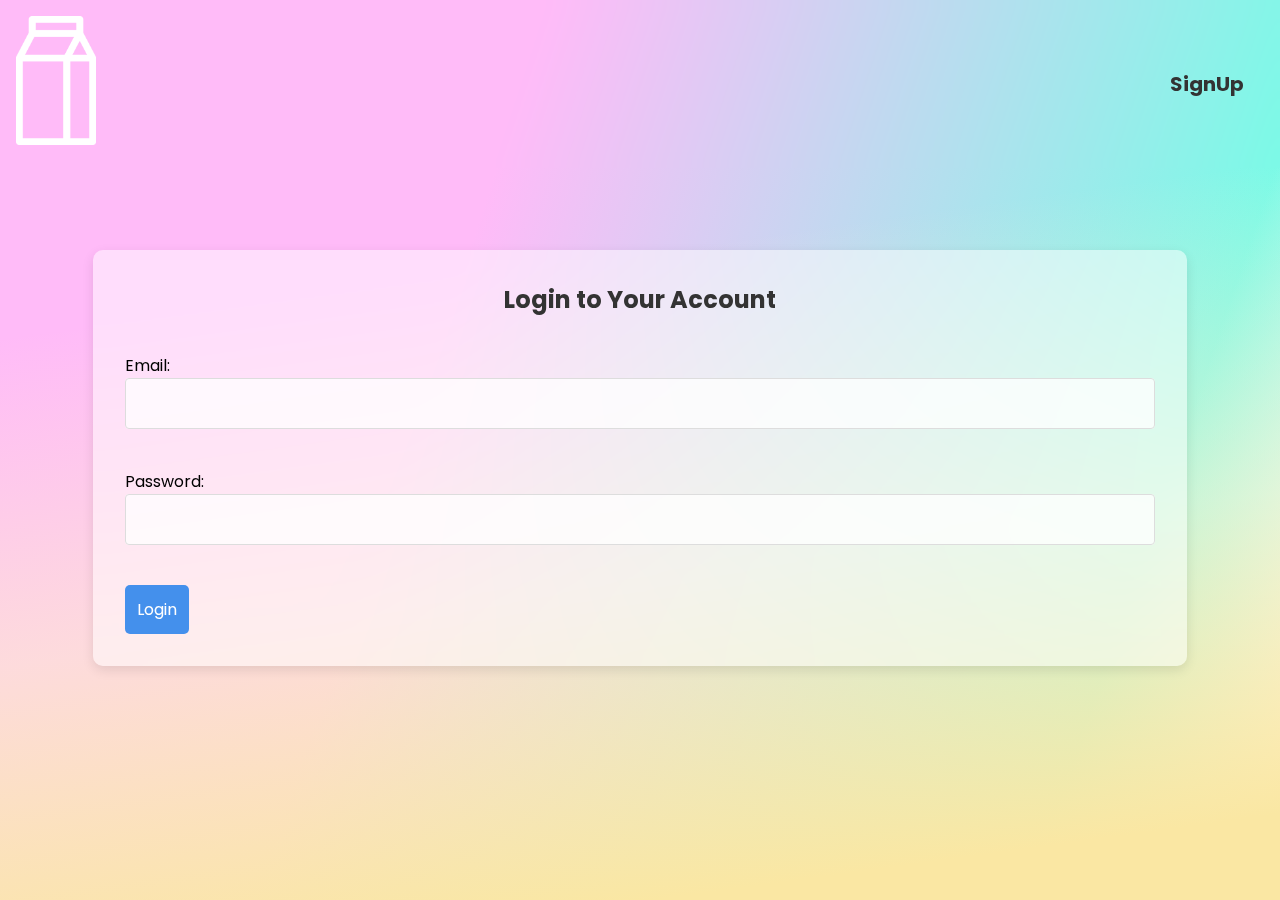
<file: VendorLogIn/login.html>
<!DOCTYPE html>
<html lang="en">
<head>
    <meta charset="UTF-8">
    <meta name="viewport" content="width=device-width, initial-scale=1.0">
    <link href="https://cdnjs.cloudflare.com/ajax/libs/font-awesome/6.0.0-beta3/css/all.min.css" rel="stylesheet">
    <link href="https://fonts.googleapis.com/css2?family=Roboto:wght@400;700&display=swap" rel="stylesheet">
    <link rel="stylesheet" href="styles.css">
    <title>Login - Grabliy Supermarket Management</title>
    
    
</head>
<body>

    <header class="header">
        <div class="logo">
            <a href="../index.html"><img src="logo.png" alt="Grabliy Logo">
        </a></div>
        <nav class="navbar">
            <ul>
                 <!-- <li><a href="index.html">Home</a></li> -->
                <li><a href="login.html">SignUp</a></li>
            </ul>
        </nav>
    </header>

    <main id="content">
        <!-- Login Page -->
        <section id="login" class="page active">
            <div class="login-container">
                <h2>Login to Your Account</h2>
                <form id="login-form">
                    <div class="form-group">
                        <label for="login-email">Email:</label>
                        <input type="email" id="login-email" required>
                    </div>

                    <div class="form-group">
                        <label for="login-password">Password:</label>
                        <input type="password" id="login-password" required>
                    </div>

                    <button type="submit">Login</button>
                </form>
            </div>
        </section>
    </main>

  
    <script>
        // Handle login form submission
        document.getElementById('login-form').addEventListener('submit', function(event) {
            event.preventDefault();

            const email = document.getElementById('login-email').value;
            const password = document.getElementById('login-password').value;

            // Simple authentication logic (in real-world scenarios, this would be handled by a backend)
            if (email === 'admin@example.com' && password === 'password') {
                alert('Login successful');
                window.location.href = 'dashboard.html'; // Redirect to the dashboard page
            } else {
                alert('Invalid email or password');
            }
        });
    </script>
    
</body>
</html>
</file>
<file: style.css>
@import url('https://fonts.googleapis.com/css2?family=Poppins:ital,wght@0,400;1,600&display=swap');
*{
    margin: 0;
    padding: 0;
    box-sizing: border-box;
    font-family: 'Poppins', sans-serif;
    max-width: 100%;
    
}

section
{
    position: relative;
    width: 100%;
    min-height: 100vh;
    padding: 100px;
    display: flex;
    justify-content: space-between;
    align-items: center;
    background: linear-gradient(172.19deg, rgba(255, 255, 255, 0) 31.35%, rgba(252, 241, 201, 0.590909) 62.01%, #FAE7A3 92.01%), linear-gradient(108.13deg, #FFBBF8 35%, rgba(255, 236, 253, 0.28125) 84.56%, rgba(255, 255, 255, 0) 99.3%), linear-gradient(108.95deg, #48FFDE 63.78%, #48FFDE 83.9%, rgba(255, 255, 255, 0) 96.77%);
  
}

header
{
    font-size: 25px;
    position: absolute;
    top: 10px;
    left: 0;
    width: 100%;
    padding: 20px 100px;
    display: flex;
    justify-content: space-between;
    align-items: center;
}

header .logo
{
    position: relative;
    max-width: 80px;
}

header ul
{
    position: relative;
    display: flex;
}

header ul li 
{
    list-style: none;
}

header ul li a
{
    display: inline-block;
    color: #333;
    font-weight: 400;
    margin-left: 40px;
    text-decoration: none;
}

.content
{
    position: relative;
    width: 100%;
    display: flex;
    justify-content: space-between;
    align-items: center;
}

.content .textBox
{
    position: relative;
    max-width: 700px;
}

.content .textBox h2
{
    color: #333;
    font-size: 4em;
    line-height: 1.4em;
    font-weight: 500;
}

.content .textBox h2 span
{
    color: #B175FF;
    font-size: 1.2em;
    font-weight: 900;
}

.content .textBox p
{
    font-size: 22px;
    color: #333;
}

.content .textBox a
{
    display: inline-block;
    padding: 15px 180px;
    margin-top: 20px;
    background: #B175FF;
    border-radius: 40px;
    font-weight: 500;
    letter-spacing: 1px;
    text-decoration: none;
    color: #fff;
    text-align: center;
}

.content .imgBox
{
    width: 750px;  
    padding-right: 50px;
    padding-top: 50px;
    padding-bottom: 30px;
}

.content .imgBox img
{
    max-width: 740px;

}



.sci
{
   position: absolute;
   top:90%;
   margin: 30px 30px;
   size: 60px;
    display: flex;
    justify-content: center;
    align-items: center;
    
}

.sci li
{

    list-style: none;
}

.sci li a
{
    display: inline-block;
    margin: 15px 15px;
    padding: 15px 15px;
    size: 160px;
}

@media (max-width: 1243px) 
{
    body 
    {
        overflow-x: hidden;
    }


    header
    {
        padding: 20px;
    }

    header .logo
    {
        position: relative;
        max-width: 60px;

    }

    header ul
    {
        display: none;
        
    }

    .toggle
    {
        padding: 20px;
        margin: 20px;
        position: relative;
        width: 30px;
        height: 30px;
        cursor: pointer;
        background: url(menu.png);
        background-size: 30px;
        background-position: center;
        background-repeat: no-repeat;
        filter: invert(1);
        z-index: 11;
    }

    .toggle.active
    {
        padding: 20px;
        margin: 20px;
        position: fixed;
        right: 20px;
        background: url(close.png);
        background-size: 25px;
        background-position: center;
        background-repeat: no-repeat;
    }

    header ul.navigation.active
     {
        margin: 0px;
        position: fixed;
        top: 0;
        left: 0;
        width: 100%;
        height: 100%;
        display: flex;
        justify-content: center;
        align-items: left;
        flex-direction: column;
        background-color: #fff;
        z-index: 10;
        font-size: 50px;
    }

    header ul.navigation.active :hover
     {
        margin: 0px;
        text-align: left;
        height: 100%;
        width: 100%;
        background-color: #333;
        color: white;
        font-size: 50px;

    }

    section
    {
        padding: 20px 20px 120px;
  
    }

    .content
    {
        flex-direction: column;
        margin-top: 100px;
    }

    .content .textBox h2
    {
        font-size: 40px;
        margin-bottom: 15px;
        padding-bottom: 20px;  

    }

    .content .textBox 
    {
        max-width: 60%;   
    }
    .content .textBox a
    {
        display: inline-block;
        padding: 12px 120px;
        margin-top: 20px;
        background: #B175FF;
        border-radius: 40px;
        font-weight: 500;
        letter-spacing: 1px;
        text-decoration: none;
        color: #fff;
        text-align: center;
    }

    .content .imgBox
    {
        max-width: 100%;
        justify-content: center;
    }

    .content .imgBox img
    {
        max-width:400px;
        margin-left: 25%;
        position: relative;
        justify-content: center;
        align-items: center;
    }
@media (max-width: 550px) 
    {
        body 
        {
            overflow-x: hidden;
        }
    
        header
        {
            padding: 20px;
        }
    
        header .logo
        {
            position: relative;
            max-width: 40px;
    
        }
    
        header ul
        {
            display: none;
        }
    
        .toggle
        {
            padding: 20px;
            margin: 20px;
            position: relative;
            width: 30px;
            height: 30px;
            cursor: pointer;
            background: url(menu.png);
            background-size: 30px;
            background-position: center;
            background-repeat: no-repeat;
            filter: invert(1);
            z-index: 11;
        }
    
        .toggle.active
        {
            padding: 20px;
            margin: 20px;
            position: relative;
            right: 20px;
            background: url(close.png);
            background-size: 25px;
            background-position: center;
            background-repeat: no-repeat;
            overflow: hidden;

        }
    
        header ul.navigation.active
         {
            margin: 0px;
            position: fixed;
            top: 0;
            left: 0;
            width: 100%;
            height: 100%;
            display: flex;
            justify-content: center;
            align-items: left;
            flex-direction: column;
            background-color: #fff;
            z-index: 10;
            font-size: 50px;
            overflow: hidden;
        
            
        }
    
        header ul.navigation.active :hover
         {
            margin: 0px;
            text-align: left;
            height: 100%;
            width: 100%;
            background-color: #333;
            color: white;
            font-size: 50px;
    
        }
    
        section
        {
            padding: 20px 20px 120px;
        }
    
        .content
        {
            flex-direction: column;
            margin-top: 100px;
            
        }
    
        .content .textBox h2
        {
            font-size: 2.5em;
            margin-bottom: 15px;
            padding-bottom: 20px;  
    
        }
    
        .content .textBox 
        {
            max-width: 100%;   
        }

        .content .textBox a
        {
            display: inline-block;
            padding: 10px 100px;
            margin-top: 20px;
            background: #B175FF;
            border-radius: 40px;
            font-weight: 500;
            letter-spacing: 1px;
            text-decoration: none;
            color: #fff;
            text-align: center;
        }
    
    
        .content .imgBox
        {
            margin-right: 25%;
            justify-content: center;
           
            
        }
    
        .content .imgBox img
        {
            width:300px;
            position: relative;
            margin-left: 25%;
            
        }
     
    .form-container {
    display: flex;
    justify-content: center;
    align-items: center;
    height: 70%;
}

form {
    display: flex;
    flex-direction: column;
    align-items: center;
    font-family: Inter, sans-serif;
    font-size: 18px;
    color: black;
    padding: 24px;
    border-radius: 8px;
    height: 80%;
    width: 100%; /* Set the width to 70% of the viewport */
    max-width: 400px; /* Limit the max width for larger screens */
}

form label {
    margin-bottom: 8px;
    color: #555;
}

form input[type="text"] {
    width: 100%;
    padding: 16px;
    margin-bottom: 24px;
    border: 1px solid #ccc;
    border-radius: 4px;
}

form input[type="submit"] {
    font-size: 16px;
    font-family: Manrope, sans-serif;
    width: 100%;
    padding: 16px;
    background-color: #8A2BE2;
    color: white;
    font-weight: bold;
    border: none;
    border-radius: 4px;
    cursor: pointer;
    transition: background-color 0.3s ease;
}

form input[type="submit"]:hover {
    background-color: #6C18A4; /* Darker shade of purple on hover */
}
    }

}
</file>
<file: VendorLogIn/styles.css>
@import url('https://fonts.googleapis.com/css2?family=Poppins:ital,wght@0,400;1,600&display=swap');
*{
    margin: 0;
    padding: 0;
    box-sizing: border-box;
    font-family: 'Poppins', sans-serif;
    max-width: 100%;
    
}
body {
    width: 100%;
    min-height: 100vh;
    display: flex;
    flex-direction: column;
    background: linear-gradient(172.19deg, rgba(255, 255, 255, 0) 31.35%, rgba(252, 241, 201, 0.590909) 62.01%, #FAE7A3 92.01%), 
                linear-gradient(108.13deg, #FFBBF8 35%, rgba(255, 236, 253, 0.28125) 84.56%, rgba(255, 255, 255, 0) 99.3%), 
                linear-gradient(108.95deg, #48FFDE 63.78%, #48FFDE 83.9%, rgba(255, 255, 255, 0) 96.77%);
    background-size: cover;
    background-repeat: no-repeat;
    background-attachment: fixed; /* Ensures the background covers the entire viewport */
    background-position: center; /* Centers the background */

}



/* Header */
.header {
    
    padding: 1em;
    display: flex;
    justify-content: space-between;
    align-items: center;
    flex-wrap: wrap;
    backdrop-filter: blur(10px); /* Glass effect */
}

 .logo
{
    position: relative;
    max-width: 80px;
}

.navbar ul {
    list-style: none;
    display: flex;
    margin: 0;
    padding: 0;
}

.navbar ul li {
    margin-left: 1em;
}

.navbar ul li a {
    color: #333;
    text-decoration: none;
    font-weight: bold;
    padding: 0.5em 1em;
    border-radius: 5px;
    transition: background-color 0.3s ease;
    font-size: 20px;
    justify-content: space-between;
}

/* Main content */
main {
    padding: 2em;
}

/* Page visibility control */
.page {
    display: none;
}

.page.active {
    display: block;
}

/* Stats Grid */
.stats-grid {
    display: grid;
    grid-template-columns: repeat(3, 1fr);
    gap: 1em;
}

.stat-card {
    background-color: rgba(255, 255, 255, 0.7); /* Glass effect */
    padding: 1.5em;
    border-radius: 10px;
    box-shadow: 0 4px 12px rgba(0, 0, 0, 0.1);
    text-align: center;

}


/* Buttons */
button {
    background-color: #ff6f61; /* This conflicts with your login button styling */
    color: white;
    padding: 0.75em 1.5em;
    border: none;
    border-radius: 5px;
    font-size: 1rem;
    cursor: pointer;
    transition: background-color 0.3s ease, transform 0.3s ease;
}

button:hover {
    background-color: #e05a4e; /* Darker hover color */
    transform: scale(1.05);
}

/* Form Inputs */
input[type="text"], input[type="number"], input[type="date"], input[type="email"], input[type="password"] {
    padding: 0.75em;
    border: 1px solid #ddd;
    border-radius: 4px;
    width: 100%;
    margin-bottom: 1em;
    font-size: 1rem;
    backdrop-filter: blur(10px); /* Glass effect */
    background-color: rgba(255, 255, 255, 0.5); /* Transparent background */
}

input:focus {
    border-color: #ff6f61; /* Focus color matches the button */
    outline: none;
}

/* Product List */
.styled-table {
    width: 100%;
    border-collapse: collapse;
    margin: 25px 0;
    font-size: 1em;
    font-family: 'Roboto', sans-serif;
    min-width: 400px;
    box-shadow: 0 0 20px rgba(0, 0, 0, 0.15);
    background-color: rgba(255, 255, 255, 0.7); /* Glass effect */
    backdrop-filter: blur(10px);
}

.styled-table thead tr {
    background-color: #4a64f5;
    color: #ffffff;
    text-align: left;
}

.styled-table th, .styled-table td {
    padding: 12px 15px;
}

.styled-table tbody tr {
    border-bottom: 1px solid #dddddd;
}

.styled-table tbody tr:nth-of-type(even) {
    background-color: rgba(243, 243, 243, 0.5); /* Slight transparency for glass effect */
}

.styled-table tbody tr:last-of-type {
    border-bottom: 2px solid  #4a64f5;
}

.styled-table tbody tr.active-row {
    font-weight: bold;
    color:#000000;
}


/* Login Page Styles */
.login-container {
    max-width: 90%;
    margin: 50px auto;
    padding: 2em;
    background-color: rgba(255, 255, 255, 0.5); /* Glass effect */
    border-radius: 10px;
    box-shadow: 0 4px 12px rgba(0, 0, 0, 0.1);
    backdrop-filter: blur(10px); /* Glass effect */
}

.login-container h2 {
    text-align: center;
    margin-bottom: 1.5em;
    color: #333;
}

.form-group {
    margin-bottom: 1.5em;
}

button {
    background-color: #4490ec;
    color: white;
    padding: 0.75em;
    border: none;
    border-radius: 5px;
    font-size: 1rem;
    
    cursor: pointer;
    transition: background-color 0.3s ease, transform 0.3s ease;

}

button:hover {
    background-color: #217ee7;
    transform: scale(1.05);
}

/* Responsive Design */
@media (max-width: 768px) {
    .navbar ul {
        flex-direction: column;
        width: 100%;
        align-items: center;
    }

    .stats-grid {
        grid-template-columns: 1fr;
    }
}

@media (max-width: 576px) {
    .navbar ul {
        flex-direction: column;
    }

    .stats-grid {
        grid-template-columns: 1fr;
    }
}
.chart-container{
    width: 30%; 
}
.stats-grid, .chart-grid {
    display: grid;
    grid-template-columns: repeat(auto-fit, minmax(250px, 1fr));
    gap: 20px;
    margin-top: 20px;
}

.stat-card, .chart-card {
    background-color: #ffffff56;
    padding: 20px;
    border-radius: 8px;
    box-shadow: 0 2px 4px rgba(0, 0, 0, 0.1);
}

.chart-container {
    height: 400px;
}

/* Dropdown Styling */
.dropdown {
    position: relative;
    display: inline-block;
}

.dropdown-content {
    display: none;
    position: absolute;
    background-color: #f9f9f9;
    min-width: 160px;
    box-shadow: 0px 8px 16px 0px rgba(0,0,0,0.2);
    z-index: 1;
}

.dropdown-content a {
    color: black;
    padding: 12px 16px;
    text-decoration: none;
    display: block;
}

.dropdown-content a:hover {
    background-color: #f1f1f1;
}

.dropdown:hover .dropdown-content {
    display: block;
}

/* Other styling */
.stat-description {
    font-size: 0.9em;
    color: #666;
}

.task-widget {
    margin-top: 20px;
}

#add-task-form {
    display: flex;
    flex-direction: column;
    gap: 10px;
    padding: 10px;
    background: #f9f9f9;
    border-radius: 8px;
    width: 300px;
}

#add-task-form input,
#add-task-form select,
#add-task-form button {
    padding: 5px;
    font-size: 14px;
    border-radius: 4px;
    border: 1px solid #ccc;
}

#add-task-form button {
    background-color: #007bff;
    color: #fff;
    cursor: pointer;
}

#task-list {
    margin-top: 20px;
    display: grid;
    grid-template-columns: repeat(auto-fill, minmax(250px, 1fr));
    gap: 20px;
}

.task-item {
    background-color: #fff;
    border: 1px solid #ccc;
    border-radius: 8px;
    padding: 10px;
    box-shadow: 0 2px 4px rgba(0, 0, 0, 0.1);
    display: flex;
    flex-direction: column;
    gap: 10px;
}

.task-item h4 {
    font-size: 16px;
    margin: 0;
}

.task-item p {
    margin: 0;
    font-size: 14px;
}

.task-item button {
    align-self: flex-end;
    background-color: #dc3545;
    color: #fff;
    border: none;
    padding: 5px 10px;
    border-radius: 4px;
    cursor: pointer;
    font-size: 12px;
}
.stat-card, .task-item ,.chart-card {
    position: relative;
    padding-top: 20px; /* Add padding to make space for the button */
}

.remove-btn {
    background-color: maroon;
    color: #ffffff;
    position: absolute;
    bottom: 5px;
    left: 5px;
    width: auto;
    height: auto;
    padding: 5px 10px;
    font-size: 12px;
    border: none;
    border-radius: 4px;
    cursor: pointer;
}

.remove-btn:hover {
    background-color: red;
    transform: scale(1.05);
}







#analytics-data {
    display: flex;
    flex-wrap: wrap;
    justify-content: space-between;
    gap: 20px;
}

.chart-container {
    background: #ffffff;
    box-shadow: 0px 2px 10px rgba(0, 0, 0, 0.1);
    border-radius: 8px;
    padding: 10px;
    width: calc(25% - 20px); /* Adjust this value to control the width of the charts */
    height: calc(30% - 20px);;
    box-sizing: border-box;
}

.chart-container canvas {
    width: 100%; /* Ensure the canvas takes up full width */
    height: auto;
}
</file>
